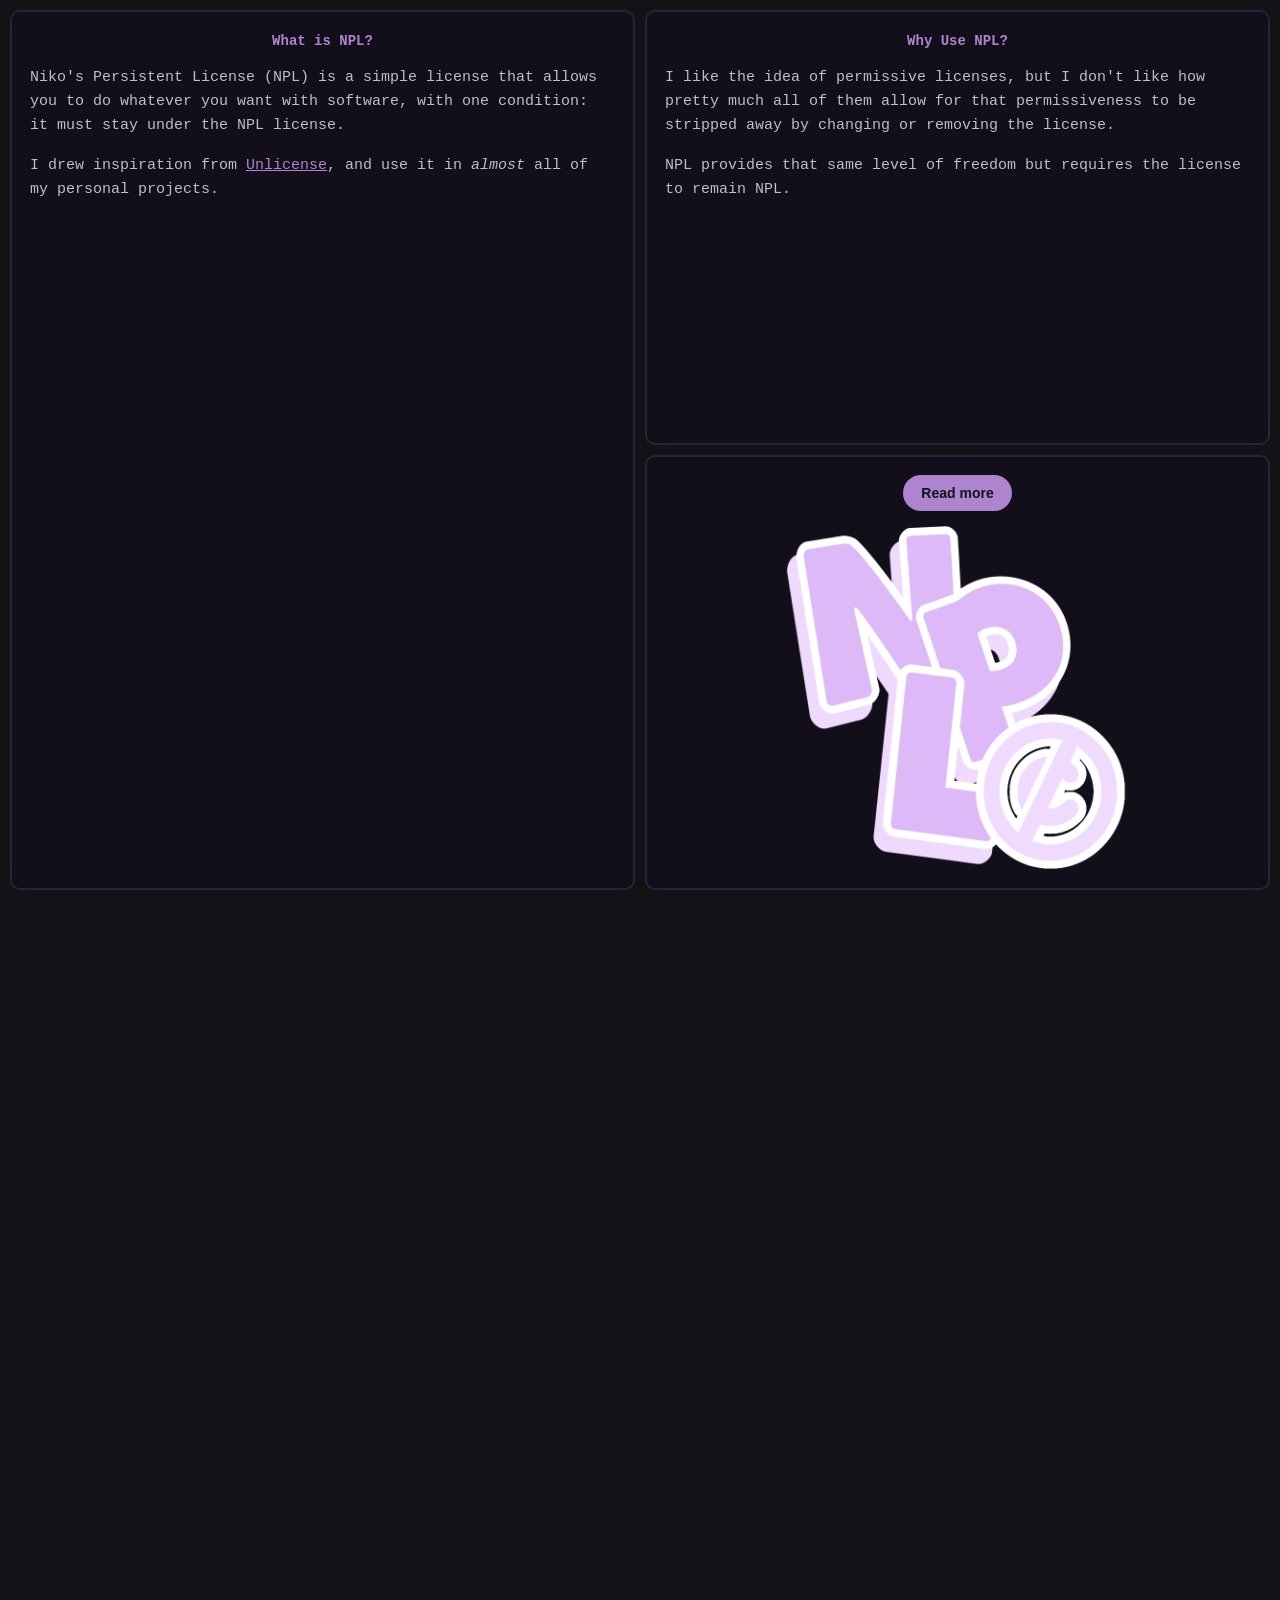
<file: index.html>
<!DOCTYPE html>
<html lang="en">
<head>
    <meta charset="UTF-8">
    <meta name="viewport" content="width=device-width, initial-scale=1.0">
    <title>NPL - Niko's Persistent License</title>
    <!-- Favicon: npl-license.png -->
    <link rel="icon" type="image/png" href="images/npl-license.png">
    <!-- Favicon: npl-license.png -->
    <link rel="icon" type="image/png" href="images/npl-license.png">
    <!-- Favicon: npl-license.png -->
    <link rel="icon" type="image/png" href="images/npl-license.png">
    <link rel="stylesheet" href="styles.css">
</head>
<body>
    <div class="workspace-shell">
        <div id="workspace-top" class="tiling-workspace">
            <div class="generic-window-window window-entry" id="win-what">
                <main class="generic-window-editor">
                    <div class="window-title">What is NPL?</div>
                    <div class="code-area">
                        <p>Niko's Persistent License (NPL) is a simple license that allows you to do whatever you want with software, with one condition: it must stay under the NPL license.</p>
                        <p>I drew inspiration from <a href="https://unlicense.org">Unlicense</a>, and use it in <em>almost</em> all of my personal projects.</p>
                    </div>
                </main>
            </div>

            <div class="generic-window-window window-entry" id="win-why">
                <main class="generic-window-editor">
                    <div class="window-title">Why Use NPL?</div>
                    <div class="code-area">
                        <p>I like the idea of permissive licenses, but I don't like how pretty much all of them allow for that permissiveness to be stripped away by changing or removing the license.</p>
                        <p>NPL provides that same level of freedom but requires the license to remain NPL.</p>
                    </div>
                </main>
            </div>

            <div class="generic-window-window window-entry" id="win-more">
                <main class="generic-window-editor">
                    <div class="window-title"><button class="viewport-toggle" data-target="workspace-bottom">Read more</button></div>
                    <div class="code-area">
                        <img src="images/npl-license.png" style="width: 100%; height: 100%; object-fit: contain; display: block;" draggable="false" />
                    </div>
                </main>
            </div>
        </div>

        <div id="workspace-bottom" class="tiling-workspace">
            <div class="generic-window-window window-entry" id="win-comparison">
                <main class="generic-window-editor">
                    <div class="window-title">NPL vs GPL</div>
                    <div class="code-area">
                        <p>NPL can *sound* like GPL, but it's different--I promise!</p>
                        <p>tl;dr: it's that GPL requires *every* derivative to be GPL as well; if you use a GPL library and you distribute your code--you have to be GPL as well! NPL only requires distributed source code to be NPL. Binaries, downstream software, and whatnot aren't affected.</p>
                        <table>
                            <thead>
                                <tr>
                                    <th>Characteristic</th>
                                    <th>NPL</th>
                                    <th>GPL</th>
                                </tr>
                            </thead>
                            <tbody>
                                <tr>
                                    <td>License type</td>
                                    <td>Permissive with a persistence requirement that *only* applies to source</td>
                                    <td>Strong copyleft, all downstream software are affected as well</td>
                                </tr>
                                <tr>
                                    <td>Redistribution</td>
                                    <td>Allowed for any purpose if NPL remains attached to *source* distributions; binaries and proprietary software don't need NPL attached to them</td>
                                    <td>Allowed if derivative works are also distributed under GPL</td>
                                </tr>
                                <tr>
                                    <td>Modification</td>
                                    <td>Allowed freely, but modified *source* must keep NPL when distributed (i.e., binaries and downstream software don't need to keep NPL)</td>
                                    <td>Allowed freely, but derivatives must be GPL when distributed</td>
                                </tr>
                                <tr>
                                    <td>Binary/distribution requirement</td>
                                    <td>Binaries do not need to comply with the persistence condition</td>
                                    <td>Binaries must provide source or an offer for source under GPL terms</td>
                                </tr>
                                <tr>
                                    <td>Downstream software</td>
                                    <td>Any distinct software that incorporates NPL (i.e., software that uses NPL software as a library) do not need to be licensed under NPL</td>
                                    <td>Any software that incorporates GPL licensed software must be licensed as GPL as well</td>
                                </tr>
                                <tr>
                                    <td>Primary goal</td>
                                    <td>Keep source code free while preserving the license</td>
                                    <td>Ensure downstream freedom by enforcing GPL on derivatives</td>
                                </tr>
                            </tbody>
                        </table>
                    </div>
                </main>
            </div>

            <div class="generic-window-window window-entry" id="win-how">
                <main class="generic-window-editor">
                    <div class="window-title">The NPL</div>
                    <div class="code-area">
                        <div class="license-copy-controls">
                            <p>Use this license in a file named <code>LICENSE</code> in your project:</p>
                            <button class="copy-license-button" data-copy-target="license-code">Copy license</button>
                        </div>
                        <pre><code id="license-code"># Niko's Persistent License (NPL) V1.4

## In this license, "NPL" refers to this license, Niko's Persistent License.

## tl;dr: You can do pretty much anything that you'd do normally with the code, except remove or change the license to anything other than a newer NPL license.
Note: this tl;dr does NOT define the license or change its meaning in any way! The license is solely defined by everything *other* than it.

This is free and unencumbered software released under the following terms.

Anyone is free to copy, modify, publish, use, compile, sell, or distribute this software, either in source code form or as a compiled binary, for any purpose, commercial or non-commercial, and by any means, subject to the following condition:

## Persistence of NPL
This software *must* remain under this license (NPL). Relicensing to a non-NPL license or removing the license file from source distributions is prohibited. This only applies to the distribution of source code, therefore binaries and downstream software do not need to comply with NPL's condition. This does not apply to later official versions of NPL; you may relicense to any newer official version of NPL as long as it is not a beta one.

Note that "downstream software" refers to distinct software that uses NPL software (i.e., downstream software is defined here as software that merely interacts with NPL software through standard APIs, CLI arguments, or configuration files)

Re-implementation is only 'distinct software' if it involves original creative effort. AI-generated rewrites that preserve the functional structure of this software, or simple refactors remain subject to the persistence requirement.

## No Other Requirements
The sole requirement is persistence.

## Disclaimer
THE SOFTWARE IS PROVIDED "AS IS", WITHOUT WARRANTY OF ANY KIND, EXPRESS OR IMPLIED, INCLUDING BUT NOT LIMITED TO THE WARRANTIES OF MERCHANTABILITY, FITNESS FOR A PARTICULAR PURPOSE AND NONINFRINGEMENT. IN NO EVENT SHALL THE AUTHORS BE LIABLE FOR ANY CLAIM, DAMAGES OR OTHER LIABILITY, WHETHER IN AN ACTION OF CONTRACT, TORT OR OTHERWISE, ARISING FROM, OUT OF OR IN CONNECTION WITH THE SOFTWARE OR THE USE OR OTHER DEALINGS IN THE SOFTWARE.


For more information, please refer to &lt;https://niko-at-chalupa.github.io/npl-license/&gt;</code></pre>
                        <p>If you'd like, you may remove the last line linking to this website. That is the only allowed modification to official versions of the license.</p>
                    </div>
                </main>
            </div>

            <div class="generic-window-window window-entry" id="win-back">
                <main class="generic-window-editor">
                    <div class="window-title"><button class="viewport-toggle" data-target="workspace-top">Back to top</button></div>
                    <div class="code-area">
                        
                    </div>
                </main>
            </div>
        </div>
    </div>

    <footer class="page-footer">
        <p class="derivative-notice"><strong>Note:</strong> This license and website are derivative of <a href="https://unlicense.org">Unlicense</a>, adapted with the additional requirement of license persistence.</p>
    </footer>

    <script src="js/tiling.js"></script>
</body>
</html>
</file>
<file: styles.css>
/*
  Main page styling for the NPL license website.
  This file includes the design language copied from the niko-at-chalupa design directory,
  with dual viewports and draggable windows.
*/

html, body {
  height: 100%;
  background-color: #151217;
  margin: 0;
  padding: 0;
  overflow: hidden;
  color: #e0e0e0;
  font-family: "Inter", -apple-system, BlinkMacSystemFont, "Segoe UI", Roboto, sans-serif;
  line-height: 1.6;
}

:root {
  --active-border: #ae84cf;
  --inactive-border: rgba(49, 50, 68, 0.67);
  --hypr-rounding: 10px;
  --hypr-gaps: 10px;

  --generic-window-bg: rgba(17, 11, 31, 0.8);
  --generic-window-text: #cdd6f4;
  --generic-window-accent: #ae84cf;
}

.workspace-shell {
  display: flex;
  flex-direction: column;
  min-height: 100vh;
}

.tiling-workspace {
  width: 100%;
  min-height: 100vh;
  position: relative;
  box-sizing: border-box;
  padding: var(--hypr-gaps);
  background: transparent;
  border: none;
  border-radius: 0;
}

.tiling-workspace.hidden {
  display: block;
}

.generic-window-window {
  position: absolute;
  background: rgba(17, 11, 31, 0.5); /* Adjusted transparency for blur effect */
  backdrop-filter: blur(10px); /* Apply blur effect */
  border: 2px solid var(--inactive-border);
  border-radius: var(--hypr-rounding);
  overflow: hidden;
  display: flex;
  flex-direction: column;
  font-family: 'JetBrains Mono', 'Fira Code', monospace;
  box-sizing: border-box;
  transition: border-color 0.3s ease, box-shadow 0.3s ease;
  cursor: grab;
}

.generic-window-window:hover,
.generic-window-window.dragging {
  border-color: var(--generic-window-accent);
}

.generic-window-window.dragging {
  z-index: 100;
  box-shadow: 0 16px 40px rgba(0, 0, 0, 0.35);
  cursor: grabbing;
}

.generic-window-editor {
  display: flex;
  flex-direction: column;
  padding: 18px;
  height: 100%;
  overflow: auto;
}

.window-title {
  color: var(--generic-window-accent);
  font-size: 14px;
  font-weight: 700;
  margin-bottom: 14px;
  text-align: center;
}

.code-area {
  flex-grow: 1;
  min-height: 0;
  color: var(--generic-window-text);
}

h2 {
  font-size: 22px;
  margin: 0 0 14px 0;
  color: #ffffff;
}

p {
  color: #c0c0c0;
  margin: 0 0 16px 0;
  font-size: 15px;
}

p a {
  color: #ae84cf;
}

p a:hover {
  text-decoration: underline;
}

table {
  width: 100%;
  border-collapse: collapse;
  margin: 16px 0 0;
  font-size: 14px;
}

th,
td {
  border: 1px solid #2a3a4a;
  padding: 12px 14px;
  text-align: left;
}

th {
  background-color: #161b22;
  color: #f0f0f0;
}

tbody tr:nth-child(even) {
  background-color: #14191f;
}

tbody tr:hover {
  background-color: #1f2937;
}

code {
  background-color: #1a1f26;
  padding: 2px 6px;
  border-radius: 3px;
  font-family: "Fira Code", monospace;
  font-size: 14px;
  color: #a0d8ff;
}

pre {
  background-color: #1a1f26;
  border: 1px solid #2a3a4a;
  border-radius: 6px;
  padding: 16px;
  overflow-x: auto;
  margin: 16px 0;
}

pre code {
  background: none;
  padding: 0;
  border-radius: 0;
  color: #c0c0c0;
  font-size: 13px;
  line-height: 1.4;
}

.viewport-toggle {
  border: none;
  background: var(--generic-window-accent);
  color: #0f1419;
  border-radius: 999px;
  padding: 10px 18px;
  font-size: 14px;
  font-weight: 700;
  cursor: pointer;
}

.viewport-toggle:hover {
  background: #bfadea;
}

.license-copy-controls {
  display: flex;
  flex-wrap: wrap;
  align-items: center;
  justify-content: center; /* Center items horizontally */
  gap: 12px;
  margin-bottom: 12px;
}

.copy-license-button {
  border: none;
  background: var(--generic-window-accent); /* Using the accent color */
  color: #0f1419; /* White text */
  border-radius: 999px;
  padding: 10px 18px;
  font-size: 14px;
  font-weight: 700;
  cursor: pointer;
  margin-top: 0; /* Removed top margin as justify-content handles spacing */
}

.copy-license-button:hover {
  background: #bfadea; /* Hover color consistent with viewport-toggle */
}

.page-footer {
  padding: 8px 12px;
  text-align: center;
  color: #a0a0a0;
  font-size: 0.9rem;
}

.derivative-notice {
  margin: 0;
}

/* Prevent text selection while dragging windows */
.generic-window-window {
  -webkit-user-select: none; /* Safari */
  -moz-user-select: none;    /* Firefox */
  -ms-user-select: none;     /* IE 10+ */
  user-select: none;         /* Standard syntax */
}

/* Ensure no text selection when window is actively being dragged */
.generic-window-window.dragging {
  -webkit-user-select: none;
  -moz-user-select: none;
  -ms-user-select: none;
  user-select: none;
}
</file>
